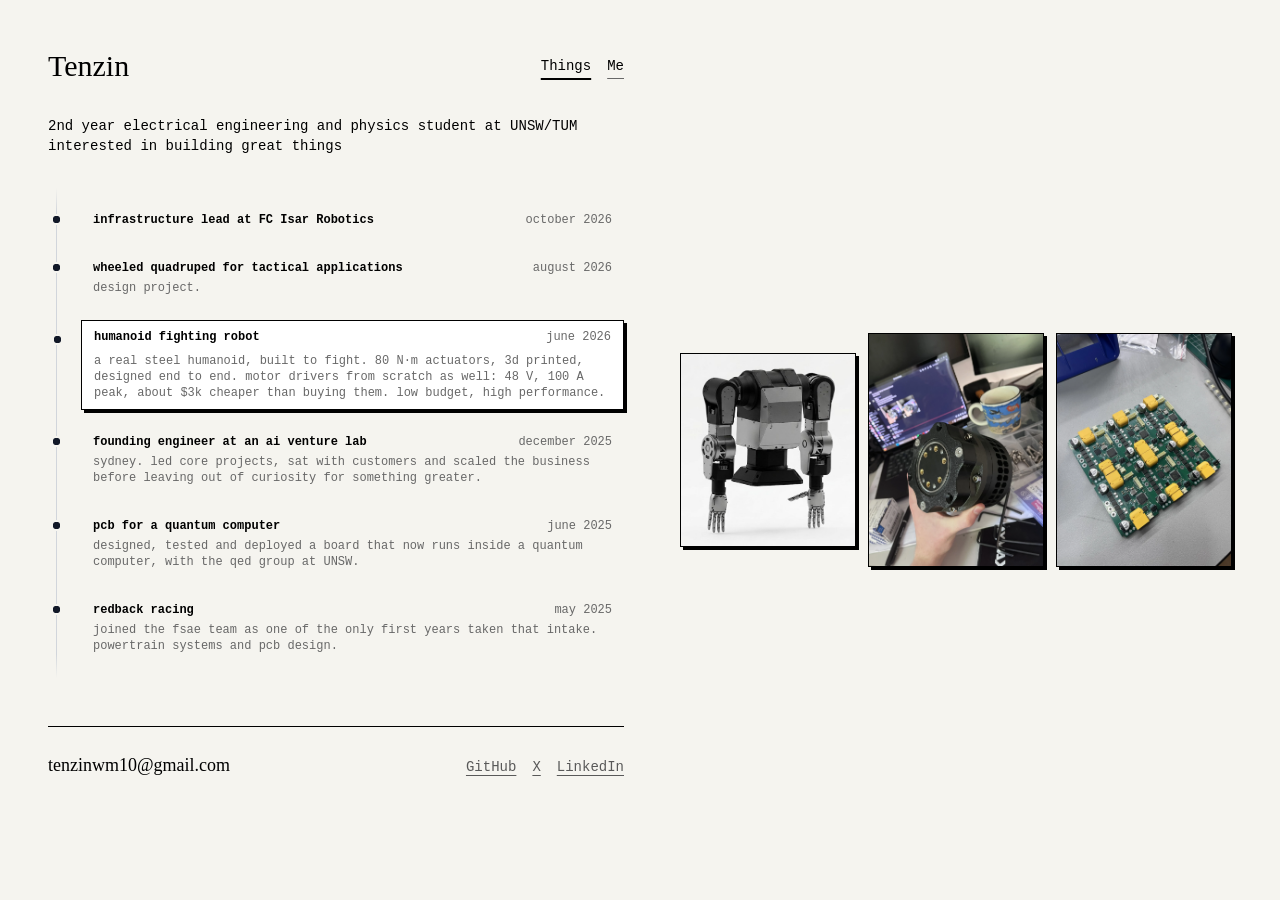
<file: index.html>
<!doctype html>
<html lang="en">
<head>
<meta charset="utf-8">
<meta name="viewport" content="width=device-width, initial-scale=1">
<title>Tenzin</title>
<meta name="description" content="2nd year electrical engineering and physics student at UNSW/TUM interested in building great things.">
<link rel="stylesheet" href="style.css?v=20261029-4">
</head>
<body>

<div class="page">
<div class="column">

  <header class="masthead">
    <a class="wordmark" href="index.html">Tenzin</a>
    <nav class="nav">
      <a href="index.html" aria-current="page">Things</a>
      <a href="about.html">Me</a>
    </nav>
  </header>

  <p class="lede">
    2nd year electrical engineering and physics student at UNSW/TUM interested
    in building great things
  </p>

  <!--
    TIMELINE — newest first.

    Entry variants:
      class="entry is-featured"  white card, black border, hard offset shadow
      class="entry is-quiet"     translucent card, soft border
      class="entry"              no card, hover tint only

    An optional .entry-media block holds images. On a wide screen they sit in
    the empty space to the right of the column and appear on hover or keyboard
    focus; on a narrow screen they drop inline under the entry. No JavaScript.

    Entries are plain divs, not links, because there are no write-up pages yet.
    To make one clickable later, wrap .entry-title in an <a>.
  -->
  <div class="timeline-wrap">
    <div class="timeline">

      <div class="entry" tabindex="0">
        <div class="entry-head">
          <div class="entry-title"><a href="https://fcisar.de">infrastructure lead at FC Isar Robotics</a></div>
          <div class="entry-date">october 2026</div>
        </div>
        <div class="entry-media">
          <img class="logo-plate" src="images/fcisar.webp" alt="FC Isar Robotics crest">
        </div>
      </div>

      <div class="entry" tabindex="0">
        <div class="entry-head">
          <div class="entry-title">wheeled quadruped for tactical applications</div>
          <div class="entry-date">august 2026</div>
        </div>
        <p class="entry-body">
          design project.
        </p>
        <div class="entry-media">
          <img src="images/quadruped.jpg" alt="the wheeled quadruped, legs folded under a low body with a drive wheel at each foot">
          <img src="images/quadruped-concept.jpg" alt="concept render of the Merthin wheeled quadruped">
        </div>
      </div>

      <div class="entry is-featured is-default-preview" tabindex="0">
        <div class="entry-head">
          <div class="entry-title">humanoid fighting robot</div>
          <div class="entry-date">june 2026</div>
        </div>
        <p class="entry-body">
          a real steel humanoid, built to fight. 80 N·m actuators, 3d printed,
          designed end to end. motor drivers from scratch as well: 48 V, 100 A
          peak, about $3k cheaper than buying them. low budget, high performance.
        </p>
        <div class="entry-media">
          <img src="images/robottorso.png" alt="render of the humanoid: torso, two arms and hands on a stand">
          <img src="images/actuator.webp" alt="a 3d printed actuator held in one hand, output flange facing the camera">
          <img src="images/motordriver.webp" alt="an unsnapped panel of six motor driver boards on a bench">
        </div>
      </div>

      <div class="entry" tabindex="0">
        <div class="entry-head">
          <div class="entry-title">founding engineer at an ai venture lab</div>
          <div class="entry-date">december 2025</div>
        </div>
        <p class="entry-body">
          sydney. led core projects, sat with customers and scaled the business
          before leaving out of curiosity for something greater.
        </p>
        <div class="entry-media">
          <img src="images/floorplan.webp" alt="architecture diagram of a transformer that vectorises floor plans">
        </div>
      </div>

      <div class="entry" tabindex="0">
        <div class="entry-head">
          <div class="entry-title">pcb for a quantum computer</div>
          <div class="entry-date">june 2025</div>
        </div>
        <p class="entry-body">
          designed, tested and deployed a board that now runs inside a quantum
          computer, with the qed group at UNSW.
        </p>
        <div class="entry-media">
          <img src="images/quantum.jpeg" alt="the dilution refrigerator open on its stages, gold plates and coax runs, with three people working on it">
        </div>
      </div>

      <div class="entry" tabindex="0">
        <div class="entry-head">
          <div class="entry-title">redback racing</div>
          <div class="entry-date">may 2025</div>
        </div>
        <p class="entry-body">
          joined the fsae team as one of the only first years taken that intake.
          powertrain systems and pcb design.
        </p>
        <div class="entry-media">
          <img src="images/redback.webp" alt="the redback racing car, number e63, mid corner on track">
        </div>
      </div>

    </div>
  </div>

  <footer class="site-footer">
    <div class="site-footer-inner">
      <p class="name"><a href="mailto:tenzinwm10@gmail.com">tenzinwm10@gmail.com</a></p>
      <div class="links">
        <a href="https://github.com/tenzinwm10">GitHub</a>
        <a href="https://x.com/merthinrobotics">X</a>
        <a href="https://www.linkedin.com/in/tenzin-wakes-miller369">LinkedIn</a>
      </div>
    </div>
  </footer>

</div>
</div>

</body>
</html>
</file>
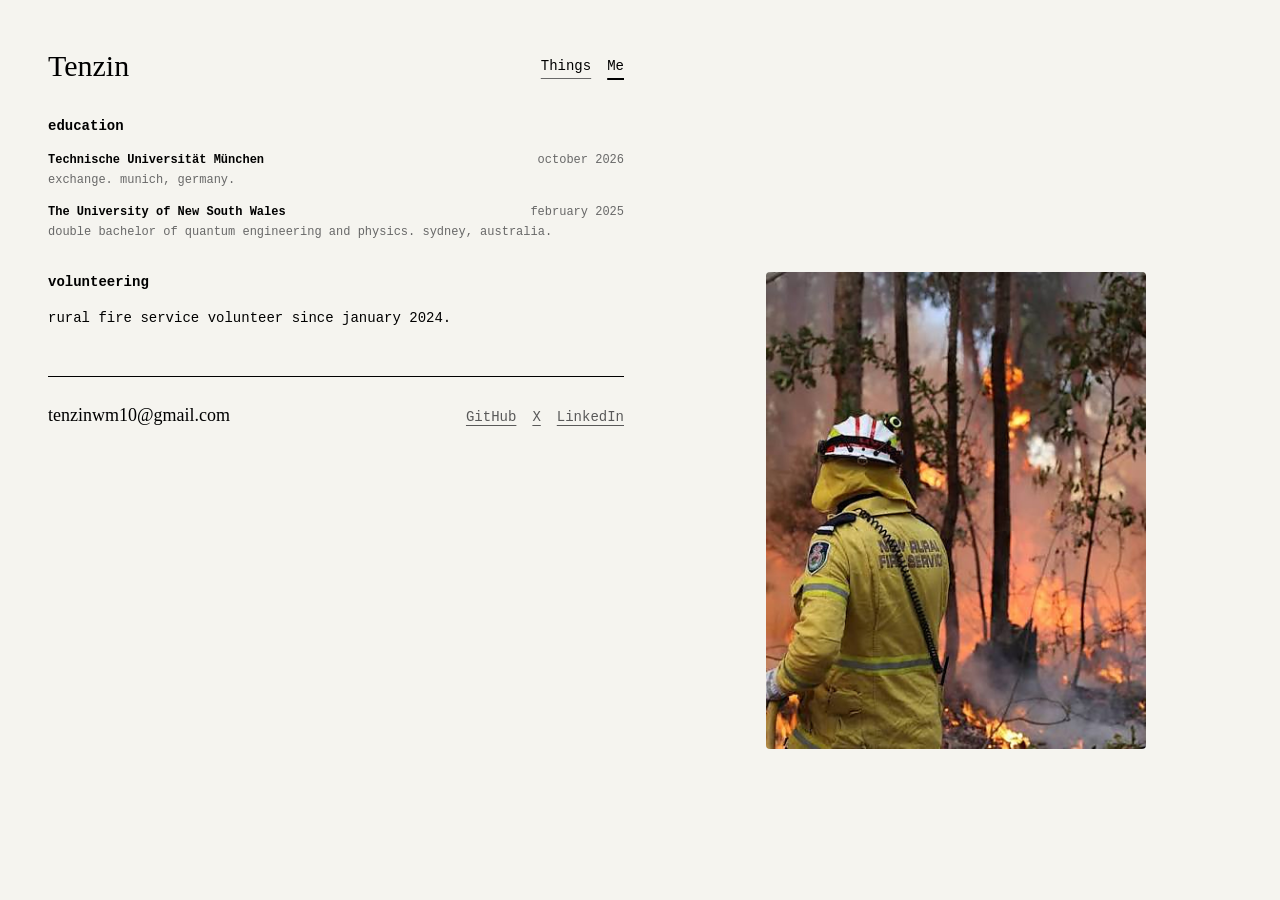
<file: about.html>
<!doctype html>
<html lang="en">
<head>
<meta charset="utf-8">
<meta name="viewport" content="width=device-width, initial-scale=1">
<title>Me · Tenzin</title>
<meta name="description" content="Tenzin. Education, and volunteering with the rural fire service.">
<link rel="stylesheet" href="style.css">
</head>
<body>

<div class="page">
<div class="column">

  <header class="masthead">
    <a class="wordmark" href="index.html">Tenzin</a>
    <nav class="nav">
      <a href="index.html">Things</a>
      <a href="about.html" aria-current="page">Me</a>
    </nav>
  </header>

  <div class="prose">

    <!-- A short intro paragraph belongs here. Use <p class="lede">. -->

    <h2>education</h2>
    <div class="cv">

      <div class="cv-row">
        <div class="cv-head">
          <div class="cv-title">Technische Universität München</div>
          <div class="cv-date">october 2026</div>
        </div>
        <div class="cv-body">exchange. munich, germany.</div>
      </div>

      <div class="cv-row">
        <div class="cv-head">
          <div class="cv-title">The University of New South Wales</div>
          <div class="cv-date">february 2025</div>
        </div>
        <div class="cv-body">
          double bachelor of quantum engineering and physics. sydney,
          australia.
        </div>
      </div>

    </div>

    <div class="me-section">
      <h2>volunteering</h2>
      <p>rural fire service volunteer since january 2024.</p>
      <div class="me-media">
        <img class="me-photo" src="images/rfs.jpg" alt="a nsw rural fire service crew member watching a burn move through bush">
      </div>
    </div>

  </div>

  <footer class="site-footer">
    <div class="site-footer-inner">
      <p class="name"><a href="mailto:tenzinwm10@gmail.com">tenzinwm10@gmail.com</a></p>
      <div class="links">
        <a href="https://github.com/tenzinwm10">GitHub</a>
        <a href="https://x.com/merthinrobotics">X</a>
        <a href="https://www.linkedin.com/in/tenzin-wakes-miller369">LinkedIn</a>
      </div>
    </div>
  </footer>

</div>
</div>

</body>
</html>
</file>
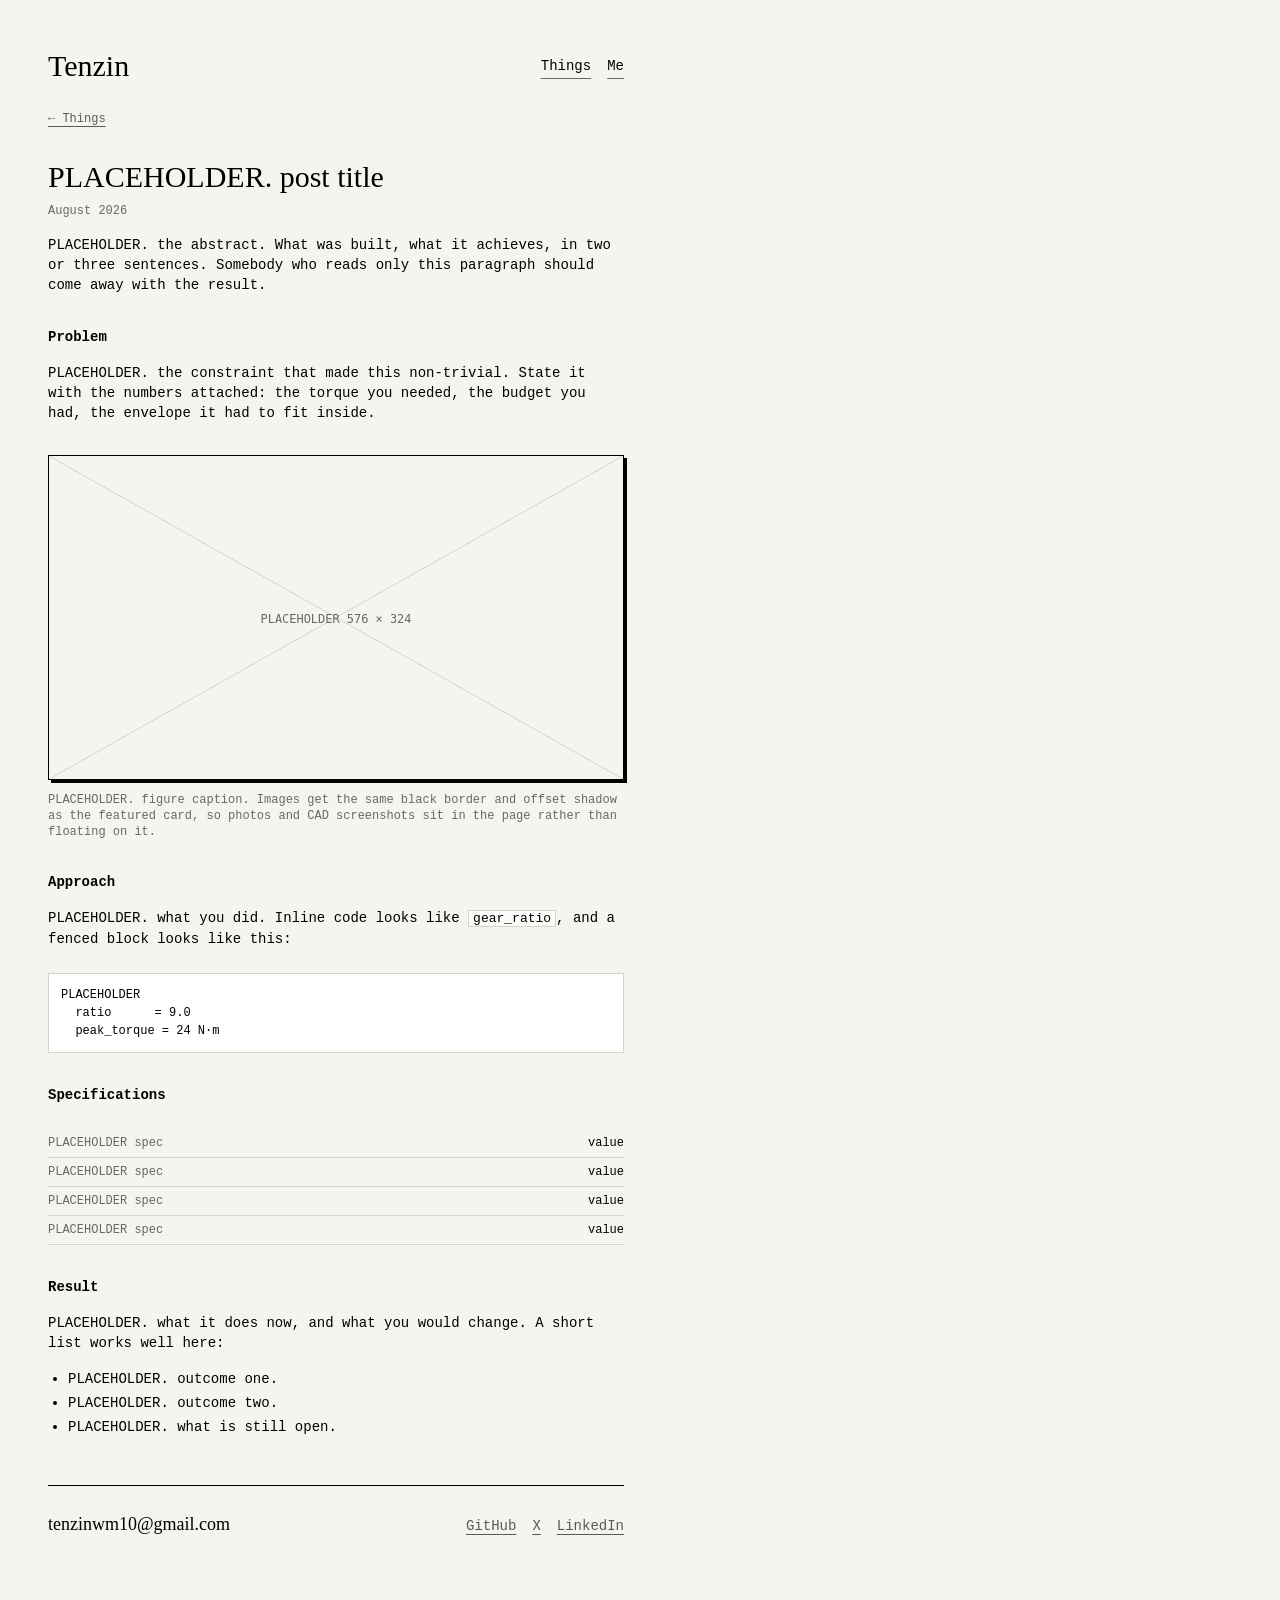
<file: template-post.html>
<!doctype html>
<html lang="en">
<head>
<meta charset="utf-8">
<meta name="viewport" content="width=device-width, initial-scale=1">
<title>PLACEHOLDER title · Tenzin</title>
<meta name="description" content="PLACEHOLDER. one line, shown in link previews.">
<link rel="stylesheet" href="style.css">
</head>
<body>

<!--
  Copy this file for each project write-up or post. Rename it to something like
  quadruped.html, update the <title>, and link to it from a timeline entry in
  index.html.
-->

<div class="page">
<div class="column">

  <header class="masthead">
    <a class="wordmark" href="index.html">Tenzin</a>
    <nav class="nav">
      <a href="index.html">Things</a>
      <a href="about.html">Me</a>
    </nav>
  </header>

  <a class="backlink" href="index.html">&larr; Things</a>

  <h1 class="post-title">PLACEHOLDER. post title</h1>
  <p class="post-meta">August 2026</p>

  <div class="prose">

    <p class="lede">
      PLACEHOLDER. the abstract. What was built, what it achieves, in two or
      three sentences. Somebody who reads only this paragraph should come away
      with the result.
    </p>

    <h2>Problem</h2>
    <p>
      PLACEHOLDER. the constraint that made this non-trivial. State it with the
      numbers attached: the torque you needed, the budget you had, the envelope
      it had to fit inside.
    </p>

    <figure>
      <img src="images/placeholder.svg" alt="PLACEHOLDER. describe the image for screen readers.">
      <figcaption>
        PLACEHOLDER. figure caption. Images get the same black border and
        offset shadow as the featured card, so photos and CAD screenshots sit in
        the page rather than floating on it.
      </figcaption>
    </figure>

    <h2>Approach</h2>
    <p>
      PLACEHOLDER. what you did. Inline code looks like <code>gear_ratio</code>,
      and a fenced block looks like this:
    </p>

    <pre><code>PLACEHOLDER
  ratio      = 9.0
  peak_torque = 24 N·m</code></pre>

    <h2>Specifications</h2>
    <dl class="specs">
      <div><dt>PLACEHOLDER spec</dt><dd>value</dd></div>
      <div><dt>PLACEHOLDER spec</dt><dd>value</dd></div>
      <div><dt>PLACEHOLDER spec</dt><dd>value</dd></div>
      <div><dt>PLACEHOLDER spec</dt><dd>value</dd></div>
    </dl>

    <h2>Result</h2>
    <p>
      PLACEHOLDER. what it does now, and what you would change. A short list
      works well here:
    </p>
    <ul>
      <li>PLACEHOLDER. outcome one.</li>
      <li>PLACEHOLDER. outcome two.</li>
      <li>PLACEHOLDER. what is still open.</li>
    </ul>

  </div>

  <footer class="site-footer">
    <div class="site-footer-inner">
      <p class="name"><a href="mailto:tenzinwm10@gmail.com">tenzinwm10@gmail.com</a></p>
      <div class="links">
        <a href="https://github.com/tenzinwm10">GitHub</a>
        <a href="https://x.com/merthinrobotics">X</a>
        <a href="https://www.linkedin.com/in/tenzin-wakes-miller369">LinkedIn</a>
      </div>
    </div>
  </footer>

</div>
</div>

</body>
</html>
</file>
<file: style.css>
/* ---------------------------------------------------------------------------
   Tokens
   --------------------------------------------------------------------------- */

:root {
  --bg:          #f5f4ef;
  --bg-hover:    #ebeae5;
  --fg:          #000000;
  --muted:       #686868;
  --link:        #595959;
  --rule:        #d1d5db; /* timeline spine */
  --card-border: #d4d3cb; /* secondary card outline */
  --dot:         #111827;

  --font-mono: ui-monospace, SFMono-Regular, Menlo, Monaco, Consolas,
               "Liberation Mono", "Courier New", monospace;
  --font-serif: "Iowan Old Style", Constantia, "Palatino Linotype", Palatino,
                Georgia, serif;

  --measure: 576px; /* content column */
  --indent:  24px;  /* entry offset from the spine */
}

*,
*::before,
*::after {
  box-sizing: border-box;
}

/* ---------------------------------------------------------------------------
   Base
   --------------------------------------------------------------------------- */

body {
  margin: 0;
  background: var(--bg);
  color: var(--fg);
  font-family: var(--font-mono);
  font-size: 14px;
  line-height: 20px;
  -webkit-font-smoothing: antialiased;
  -moz-osx-font-smoothing: grayscale;
}

.page {
  padding: 16px;
}

.column {
  width: 100%;
  max-width: var(--measure);
}

@media (min-width: 768px) {
  .page {
    padding: 48px;
  }
}

p {
  margin: 0;
}

a {
  color: inherit;
}

:focus-visible {
  outline: 2px solid var(--fg);
  outline-offset: 3px;
}

.serif {
  font-family: var(--font-serif);
}

/* ---------------------------------------------------------------------------
   Header
   --------------------------------------------------------------------------- */

.masthead {
  display: flex;
  flex-direction: column;
  align-items: flex-start;
  justify-content: space-between;
  gap: 16px;
  margin-bottom: 24px;
}

@media (min-width: 768px) {
  .masthead {
    flex-direction: row;
    align-items: center;
  }
}

.wordmark {
  font-family: var(--font-serif);
  font-size: 30px;
  line-height: 36px;
  text-decoration: none;
}

.nav {
  display: flex;
  gap: 16px;
}

.nav a {
  text-decoration: underline;
  text-decoration-thickness: 1px;
  text-underline-offset: 8px;
  text-decoration-color: var(--muted);
}

.nav a:hover,
.nav a[aria-current="page"] {
  text-decoration-thickness: 2px;
  text-decoration-color: var(--fg);
}

/* ---------------------------------------------------------------------------
   Prose
   --------------------------------------------------------------------------- */

.lede {
  margin: 32px 0;
}

.prose p {
  margin: 16px 0;
}

.prose h2 {
  margin: 32px 0 8px;
  font-size: 14px;
  font-weight: 600;
  line-height: 20px;
}

.prose a,
.inline-link {
  color: var(--link);
  text-decoration: underline;
  text-decoration-thickness: 1px;
}

.prose a:hover,
.inline-link:hover {
  text-decoration-thickness: 2px;
}

/* ---------------------------------------------------------------------------
   CV rows: a title, a date on the right, one line of detail
   --------------------------------------------------------------------------- */

.cv {
  display: flex;
  flex-direction: column;
  gap: 16px;
  margin-top: 16px;
}

.cv-head {
  display: flex;
  flex-wrap: wrap;
  align-items: baseline;
  justify-content: space-between;
  gap: 2px 16px;
  font-size: 12px;
  line-height: 16px;
}

.cv-title {
  font-weight: 600;
}

.cv-date {
  color: var(--muted);
  white-space: nowrap;
}

.cv-body {
  margin-top: 4px;
  font-size: 12px;
  line-height: 16px;
  color: var(--muted);
}

/* A supporting photo. Rounded, no border or shadow. Inline under the text on a
   narrow screen; out in the empty space beside it once there is room. */
.me-photo {
  display: block;
  width: 100%;
  max-width: 260px;
  height: auto;
  margin-top: 12px;
  border-radius: 4px;
}

@media (min-width: 1120px) {
  .me-section {
    position: relative;
  }

  /* The wrapper spans the gutter so the picture can centre inside it. */
  .me-media {
    position: absolute;
    left: calc(100% + 56px);
    top: 0;
    width: calc(100vw - 728px);
    display: flex;
    justify-content: center;
  }

  /* Held to 380px rather than filling the whole gutter. The source is small, so
     blowing it up just made it soft; at this size the file is a 2x asset and
     stays crisp. */
  .me-media .me-photo {
    width: 380px;
    max-width: 100%;
    max-height: calc(100vh - 96px);
    margin-top: 0;
  }
}

/* ---------------------------------------------------------------------------
   Timeline
   --------------------------------------------------------------------------- */

.timeline-wrap {
  padding-left: 8px;
}

.timeline {
  position: relative;
  display: flex;
  flex-direction: column;
  gap: 16px;
  padding: 16px 0;
  border-left: 1px solid var(--rule);
}

/* Fade the spine out at both ends so it doesn't collide with the text above
   and below it. */
.timeline::before,
.timeline::after {
  content: "";
  position: absolute;
  left: -1px;
  width: 1px;
  height: 24px;
}

.timeline::before {
  top: 0;
  background: linear-gradient(to top, transparent, var(--bg));
}

.timeline::after {
  bottom: 0;
  background: linear-gradient(to bottom, transparent, var(--bg));
}

/* --- entry ---------------------------------------------------------------- */

.entry {
  position: relative;
  display: flex;
  flex-direction: column;
  gap: 4px;
  margin-left: var(--indent);
  padding: 8px 12px;
  text-decoration: none;
}

.entry:hover {
  background: var(--bg-hover);
}

/* The node sitting on the spine. Its outline punches a gap in the line. */
.entry::before {
  content: "";
  position: absolute;
  left: -28px;
  top: 12px;
  width: 7px;
  height: 7px;
  border-radius: 2px;
  background: var(--dot);
  outline: 2px solid var(--bg);
}

.entry-head {
  display: flex;
  align-items: baseline;
  justify-content: space-between;
  gap: 8px;
  font-size: 12px;
  line-height: 16px;
}

.entry-title {
  min-width: 0;
  overflow: hidden;
  text-overflow: ellipsis;
  white-space: nowrap;
  font-weight: 600;
}

.entry-title a {
  text-decoration: none;
}

.entry-date {
  flex-shrink: 0;
  color: var(--muted);
  white-space: nowrap;
}

.entry-body {
  font-size: 12px;
  line-height: 16px;
  color: var(--muted);
}

/* --- entry images --------------------------------------------------------- */

.entry-media {
  display: flex;
  flex-direction: column;
  gap: 12px;
}

.entry-media img {
  display: block;
  width: 100%;
  height: auto;
  background: #ffffff;
  border: 1px solid var(--fg);
  box-shadow: 3px 3px 0 var(--fg);
}

.entry-media img.logo-plate {
  padding: clamp(32px, 7vw, 64px);
}

/* Narrow screens have no room beside the column, so the images sit inline
   under the entry. */
@media (max-width: 1119px) {
  .entry-media {
    margin-top: 8px;
  }
}

/* Wide screens: park them in the empty space to the right of the column and
   reveal on hover or keyboard focus. */
@media (min-width: 1120px) {
  /* Pinned to the viewport, not to the entry. Anchoring it to the entry meant
     that hovering something low on the page pushed the panel off the bottom of
     the screen. Fixed positioning keeps it fully visible whichever entry you
     are on. 680px is the column's right edge (48 padding + 576 column + 56
     gutter), which is constant because the column is pinned left. */
  .entry-media {
    position: fixed;
    left: 680px;
    right: 48px;
    top: 48px;
    bottom: 48px;
    display: grid;
    grid-template-columns: 1fr;
    gap: 12px;
    /* Centre the pictures in the gutter rather than letting them hug its top
       left corner. */
    align-content: center;
    align-items: center;
    justify-items: center;
    opacity: 0;
    visibility: hidden;
    transition: opacity 140ms ease;
  }

  /* Several images share one row, so the panel stays short however many there
     are. A lone image gets the whole width to itself. */
  .entry-media:has(img + img) {
    grid-template-columns: none;
    grid-auto-flow: column;
    grid-auto-columns: 1fr;
  }

  /* Every image fits inside the viewport on both axes, with the aspect ratio
     kept, so the border always hugs the picture and nothing is cut off. Wide
     images end up limited by the width, tall ones by the height. */
  .entry-media img {
    width: auto;
    height: auto;
    max-width: 100%;
    max-height: calc(100vh - 96px);
  }

  .entry:hover .entry-media,
  .entry:focus-within .entry-media,
  .entry.is-default-preview .entry-media {
    opacity: 1;
    visibility: visible;
  }

  /* A clicked entry keeps focus, but hovering another entry should preview
     only that entry rather than layering both image panels. */
  .timeline:has(.entry:hover) .entry:focus-within:not(:hover) .entry-media {
    opacity: 0;
    visibility: hidden;
  }

  .timeline:has(.entry:hover) .entry.is-default-preview:not(:hover) .entry-media,
  .timeline:has(.entry:focus-within) .entry.is-default-preview:not(:focus-within) .entry-media {
    opacity: 0;
    visibility: hidden;
  }
}

@media (prefers-reduced-motion: reduce) {
  .entry-media {
    transition: none;
  }
}

/* --- featured variants ---------------------------------------------------- */

.entry.is-featured {
  gap: 8px;
  background: #ffffff;
  border: 1px solid var(--fg);
  box-shadow: 3px 3px 0 var(--fg);
  transition: box-shadow 150ms ease, transform 150ms ease;
}

.entry.is-featured:hover {
  box-shadow: 5px 5px 0 var(--fg);
}

.entry.is-featured::before {
  top: 15px;
}

.entry.is-quiet {
  gap: 8px;
  background: rgba(255, 255, 255, 0.6);
  border: 1px solid var(--card-border);
}

.entry.is-featured:hover,
.entry.is-quiet:hover {
  background: #ffffff;
}

@media (prefers-reduced-motion: reduce) {
  .entry.is-featured {
    transition: none;
  }
}

/* ---------------------------------------------------------------------------
   Post / project detail page
   --------------------------------------------------------------------------- */

.backlink {
  display: inline-block;
  margin-bottom: 32px;
  font-size: 12px;
  line-height: 16px;
  color: var(--link);
  text-decoration: underline;
  text-underline-offset: 4px;
}

.backlink:hover {
  color: var(--fg);
  text-decoration-thickness: 2px;
}

.post-title {
  margin: 0;
  font-family: var(--font-serif);
  font-size: 30px;
  line-height: 36px;
  font-weight: 400;
}

.post-meta {
  margin-top: 8px;
  font-size: 12px;
  line-height: 16px;
  color: var(--muted);
}

.prose ul,
.prose ol {
  margin: 16px 0;
  padding-left: 20px;
}

.prose li {
  margin: 4px 0;
}

.prose figure {
  margin: 32px 0;
}

.prose figure img {
  display: block;
  width: 100%;
  height: auto;
  background: #ffffff;
  border: 1px solid var(--fg);
  box-shadow: 3px 3px 0 var(--fg);
}

.prose figcaption {
  margin-top: 12px;
  font-size: 12px;
  line-height: 16px;
  color: var(--muted);
}

.prose blockquote {
  margin: 24px 0;
  padding-left: 16px;
  border-left: 1px solid var(--rule);
  color: var(--muted);
}

.prose code {
  font-family: var(--font-mono);
  font-size: 13px;
  background: rgba(255, 255, 255, 0.7);
  border: 1px solid var(--card-border);
  padding: 0 4px;
}

.prose pre {
  margin: 24px 0;
  padding: 12px;
  overflow-x: auto;
  background: #ffffff;
  border: 1px solid var(--card-border);
  font-size: 12px;
  line-height: 18px;
}

.prose pre code {
  background: none;
  border: 0;
  padding: 0;
  font-size: inherit;
}

/* Two-column key/value block for specs. Collapses on narrow screens. */
.specs {
  margin: 24px 0;
  font-size: 12px;
  line-height: 16px;
}

.specs > div {
  display: flex;
  justify-content: space-between;
  gap: 16px;
  padding: 6px 0;
  border-bottom: 1px solid var(--card-border);
}

.specs dt {
  color: var(--muted);
}

.specs dd {
  margin: 0;
  text-align: right;
}

/* ---------------------------------------------------------------------------
   Footer
   --------------------------------------------------------------------------- */

.site-footer {
  margin-top: 48px;
}

.site-footer-inner {
  display: flex;
  flex-wrap: wrap;
  align-items: baseline;
  justify-content: space-between;
  gap: 16px;
  padding: 24px 0;
  border-top: 1px solid var(--fg);
}

.site-footer .name {
  font-family: var(--font-serif);
  font-size: 18px;
  line-height: 28px;
  min-width: 0;
  overflow-wrap: anywhere;
}

.site-footer .name a {
  text-decoration: none;
}

.site-footer .name a:hover {
  text-decoration: underline;
  text-underline-offset: 4px;
}

.site-footer .links {
  display: flex;
  flex-wrap: wrap;
  gap: 8px 16px;
}

.site-footer .links a {
  color: var(--link);
  text-decoration: underline;
  text-decoration-thickness: 1px;
  text-underline-offset: 4px;
}

.site-footer .links a:hover {
  text-decoration-thickness: 2px;
  color: var(--fg);
}
</file>
